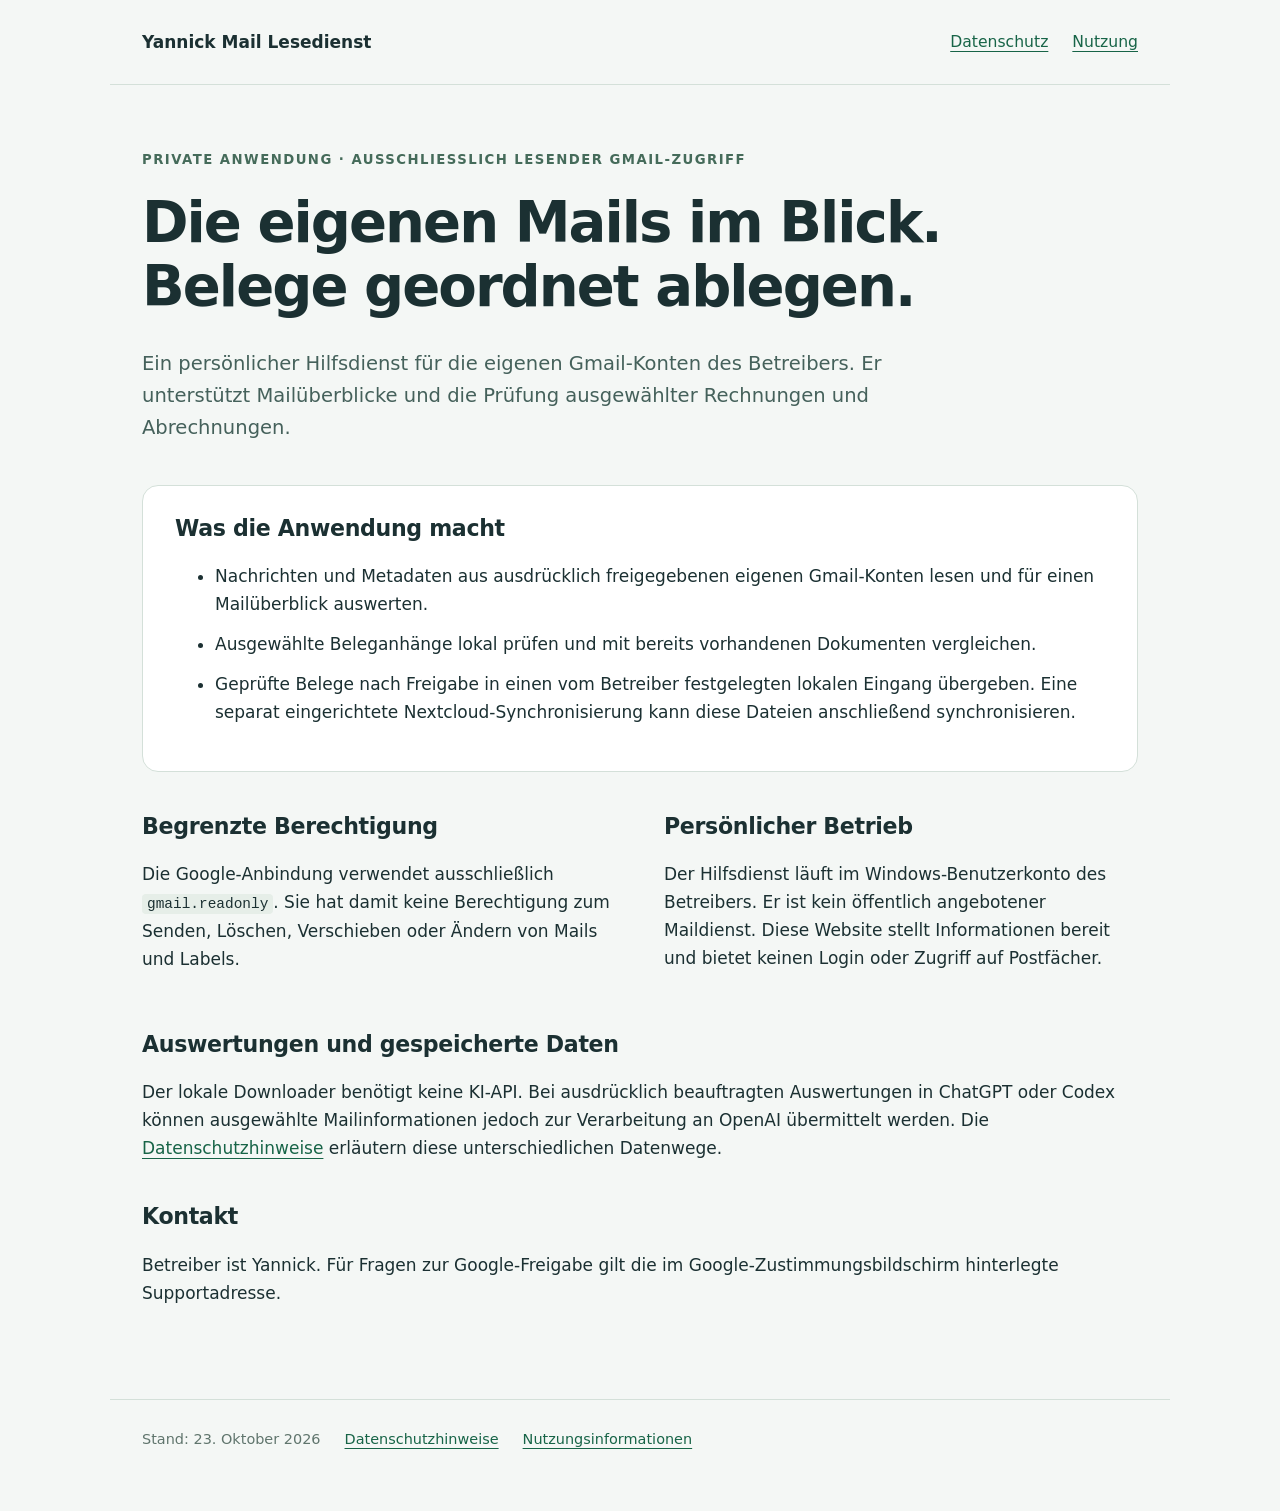
<file: index.html>
<!doctype html>
<html lang="de">
<head>
  <meta charset="utf-8">
  <meta name="viewport" content="width=device-width, initial-scale=1">
  <meta name="description" content="Informationen zum privaten Yannick Mail Lesedienst: lesender Gmail-Zugriff, Mailüberblicke und geprüfte Belegablage.">
  <title>Yannick Mail Lesedienst</title>
  <link rel="stylesheet" href="style.css">
</head>
<body>
  <header><a class="brand" href="index.html">Yannick Mail Lesedienst</a><nav aria-label="Hauptnavigation"><a href="datenschutz.html">Datenschutz</a><a href="nutzung.html">Nutzung</a></nav></header>
  <main>
    <p class="eyebrow">Private Anwendung · Ausschließlich lesender Gmail-Zugriff</p>
    <h1>Die eigenen Mails im Blick.<br>Belege geordnet ablegen.</h1>
    <p class="intro">Ein persönlicher Hilfsdienst für die eigenen Gmail-Konten des Betreibers. Er unterstützt Mailüberblicke und die Prüfung ausgewählter Rechnungen und Abrechnungen.</p>
    <section class="card" aria-labelledby="funktionen"><h2 id="funktionen">Was die Anwendung macht</h2>
      <ul>
        <li>Nachrichten und Metadaten aus ausdrücklich freigegebenen eigenen Gmail-Konten lesen und für einen Mailüberblick auswerten.</li>
        <li>Ausgewählte Beleganhänge lokal prüfen und mit bereits vorhandenen Dokumenten vergleichen.</li>
        <li>Geprüfte Belege nach Freigabe in einen vom Betreiber festgelegten lokalen Eingang übergeben. Eine separat eingerichtete Nextcloud-Synchronisierung kann diese Dateien anschließend synchronisieren.</li>
      </ul>
    </section>
    <section class="columns"><div><h2>Begrenzte Berechtigung</h2><p>Die Google-Anbindung verwendet ausschließlich <code>gmail.readonly</code>. Sie hat damit keine Berechtigung zum Senden, Löschen, Verschieben oder Ändern von Mails und Labels.</p></div><div><h2>Persönlicher Betrieb</h2><p>Der Hilfsdienst läuft im Windows-Benutzerkonto des Betreibers. Er ist kein öffentlich angebotener Maildienst. Diese Website stellt Informationen bereit und bietet keinen Login oder Zugriff auf Postfächer.</p></div></section>
    <section><h2>Auswertungen und gespeicherte Daten</h2><p>Der lokale Downloader benötigt keine KI-API. Bei ausdrücklich beauftragten Auswertungen in ChatGPT oder Codex können ausgewählte Mailinformationen jedoch zur Verarbeitung an OpenAI übermittelt werden. Die <a href="datenschutz.html">Datenschutzhinweise</a> erläutern diese unterschiedlichen Datenwege.</p></section>
    <section><h2>Kontakt</h2><p>Betreiber ist Yannick. Für Fragen zur Google-Freigabe gilt die im Google-Zustimmungsbildschirm hinterlegte Supportadresse.</p></section>
  </main>
  <footer><span>Stand: 23. Oktober 2026</span><a href="datenschutz.html">Datenschutzhinweise</a><a href="nutzung.html">Nutzungsinformationen</a></footer>
</body>
</html>
</file>
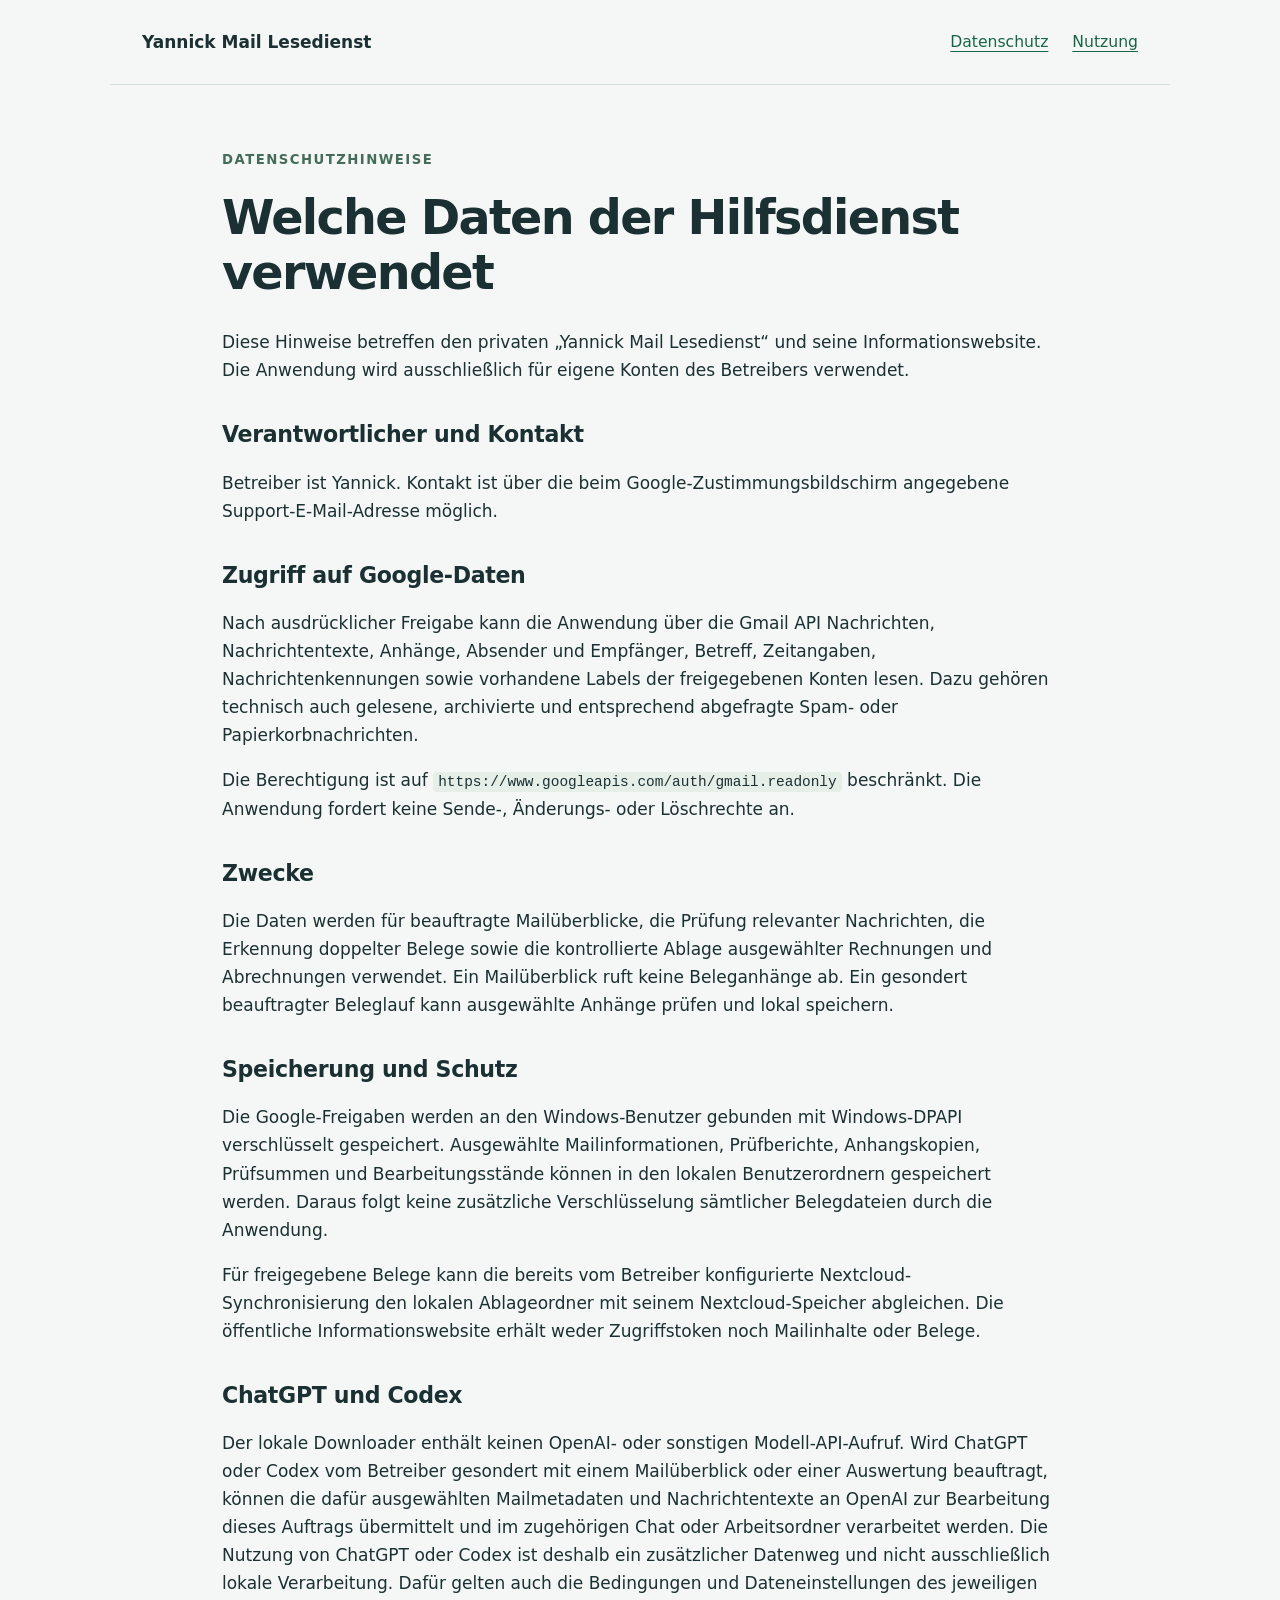
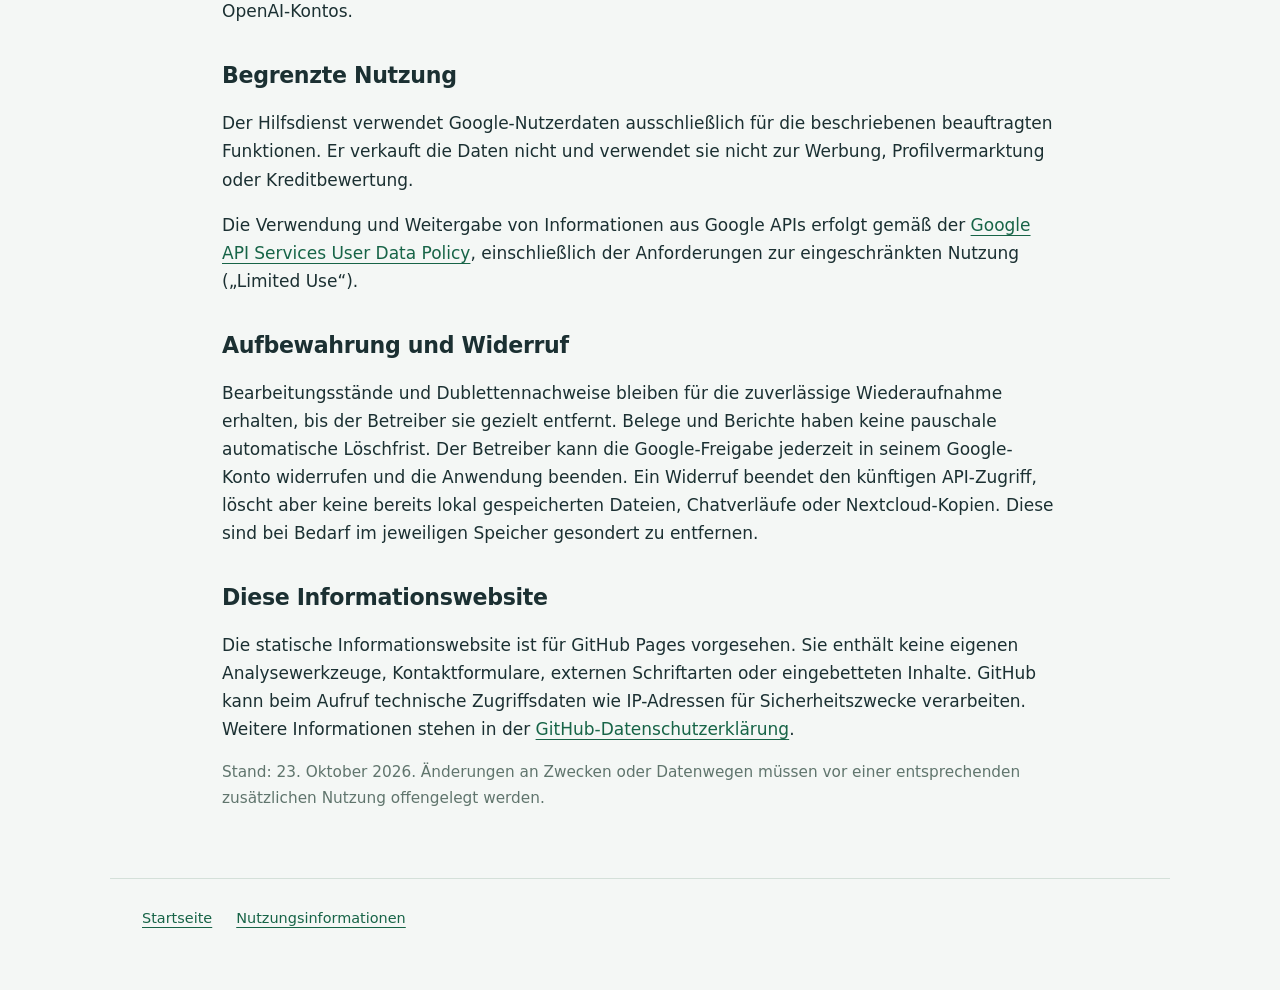
<file: datenschutz.html>
<!doctype html>
<html lang="de">
<head>
  <meta charset="utf-8">
  <meta name="viewport" content="width=device-width, initial-scale=1">
  <title>Datenschutz · Yannick Mail Lesedienst</title>
  <link rel="stylesheet" href="style.css">
</head>
<body>
  <header><a class="brand" href="index.html">Yannick Mail Lesedienst</a><nav aria-label="Hauptnavigation"><a href="datenschutz.html" aria-current="page">Datenschutz</a><a href="nutzung.html">Nutzung</a></nav></header>
  <main class="document">
    <p class="eyebrow">Datenschutzhinweise</p><h1>Welche Daten der Hilfsdienst verwendet</h1>
    <p>Diese Hinweise betreffen den privaten „Yannick Mail Lesedienst“ und seine Informationswebsite. Die Anwendung wird ausschließlich für eigene Konten des Betreibers verwendet.</p>
    <h2>Verantwortlicher und Kontakt</h2><p>Betreiber ist Yannick. Kontakt ist über die beim Google-Zustimmungsbildschirm angegebene Support-E-Mail-Adresse möglich.</p>
    <h2>Zugriff auf Google-Daten</h2><p>Nach ausdrücklicher Freigabe kann die Anwendung über die Gmail API Nachrichten, Nachrichtentexte, Anhänge, Absender und Empfänger, Betreff, Zeitangaben, Nachrichtenkennungen sowie vorhandene Labels der freigegebenen Konten lesen. Dazu gehören technisch auch gelesene, archivierte und entsprechend abgefragte Spam- oder Papierkorbnachrichten.</p><p>Die Berechtigung ist auf <code>https://www.googleapis.com/auth/gmail.readonly</code> beschränkt. Die Anwendung fordert keine Sende-, Änderungs- oder Löschrechte an.</p>
    <h2>Zwecke</h2><p>Die Daten werden für beauftragte Mailüberblicke, die Prüfung relevanter Nachrichten, die Erkennung doppelter Belege sowie die kontrollierte Ablage ausgewählter Rechnungen und Abrechnungen verwendet. Ein Mailüberblick ruft keine Beleganhänge ab. Ein gesondert beauftragter Beleglauf kann ausgewählte Anhänge prüfen und lokal speichern.</p>
    <h2>Speicherung und Schutz</h2><p>Die Google-Freigaben werden an den Windows-Benutzer gebunden mit Windows-DPAPI verschlüsselt gespeichert. Ausgewählte Mailinformationen, Prüfberichte, Anhangskopien, Prüfsummen und Bearbeitungsstände können in den lokalen Benutzerordnern gespeichert werden. Daraus folgt keine zusätzliche Verschlüsselung sämtlicher Belegdateien durch die Anwendung.</p><p>Für freigegebene Belege kann die bereits vom Betreiber konfigurierte Nextcloud-Synchronisierung den lokalen Ablageordner mit seinem Nextcloud-Speicher abgleichen. Die öffentliche Informationswebsite erhält weder Zugriffstoken noch Mailinhalte oder Belege.</p>
    <h2>ChatGPT und Codex</h2><p>Der lokale Downloader enthält keinen OpenAI- oder sonstigen Modell-API-Aufruf. Wird ChatGPT oder Codex vom Betreiber gesondert mit einem Mailüberblick oder einer Auswertung beauftragt, können die dafür ausgewählten Mailmetadaten und Nachrichtentexte an OpenAI zur Bearbeitung dieses Auftrags übermittelt und im zugehörigen Chat oder Arbeitsordner verarbeitet werden. Die Nutzung von ChatGPT oder Codex ist deshalb ein zusätzlicher Datenweg und nicht ausschließlich lokale Verarbeitung. Dafür gelten auch die Bedingungen und Dateneinstellungen des jeweiligen OpenAI-Kontos.</p>
    <h2>Begrenzte Nutzung</h2><p>Der Hilfsdienst verwendet Google-Nutzerdaten ausschließlich für die beschriebenen beauftragten Funktionen. Er verkauft die Daten nicht und verwendet sie nicht zur Werbung, Profilvermarktung oder Kreditbewertung.</p><p>Die Verwendung und Weitergabe von Informationen aus Google APIs erfolgt gemäß der <a href="https://developers.google.com/terms/api-services-user-data-policy">Google API Services User Data Policy</a>, einschließlich der Anforderungen zur eingeschränkten Nutzung („Limited Use“).</p>
    <h2>Aufbewahrung und Widerruf</h2><p>Bearbeitungsstände und Dublettennachweise bleiben für die zuverlässige Wiederaufnahme erhalten, bis der Betreiber sie gezielt entfernt. Belege und Berichte haben keine pauschale automatische Löschfrist. Der Betreiber kann die Google-Freigabe jederzeit in seinem Google-Konto widerrufen und die Anwendung beenden. Ein Widerruf beendet den künftigen API-Zugriff, löscht aber keine bereits lokal gespeicherten Dateien, Chatverläufe oder Nextcloud-Kopien. Diese sind bei Bedarf im jeweiligen Speicher gesondert zu entfernen.</p>
    <h2>Diese Informationswebsite</h2><p>Die statische Informationswebsite ist für GitHub Pages vorgesehen. Sie enthält keine eigenen Analysewerkzeuge, Kontaktformulare, externen Schriftarten oder eingebetteten Inhalte. GitHub kann beim Aufruf technische Zugriffsdaten wie IP-Adressen für Sicherheitszwecke verarbeiten. Weitere Informationen stehen in der <a href="https://docs.github.com/en/site-policy/privacy-policies/github-general-privacy-statement">GitHub-Datenschutzerklärung</a>.</p>
    <p class="muted">Stand: 23. Oktober 2026. Änderungen an Zwecken oder Datenwegen müssen vor einer entsprechenden zusätzlichen Nutzung offengelegt werden.</p>
  </main>
  <footer><a href="index.html">Startseite</a><a href="nutzung.html">Nutzungsinformationen</a></footer>
</body>
</html>
</file>
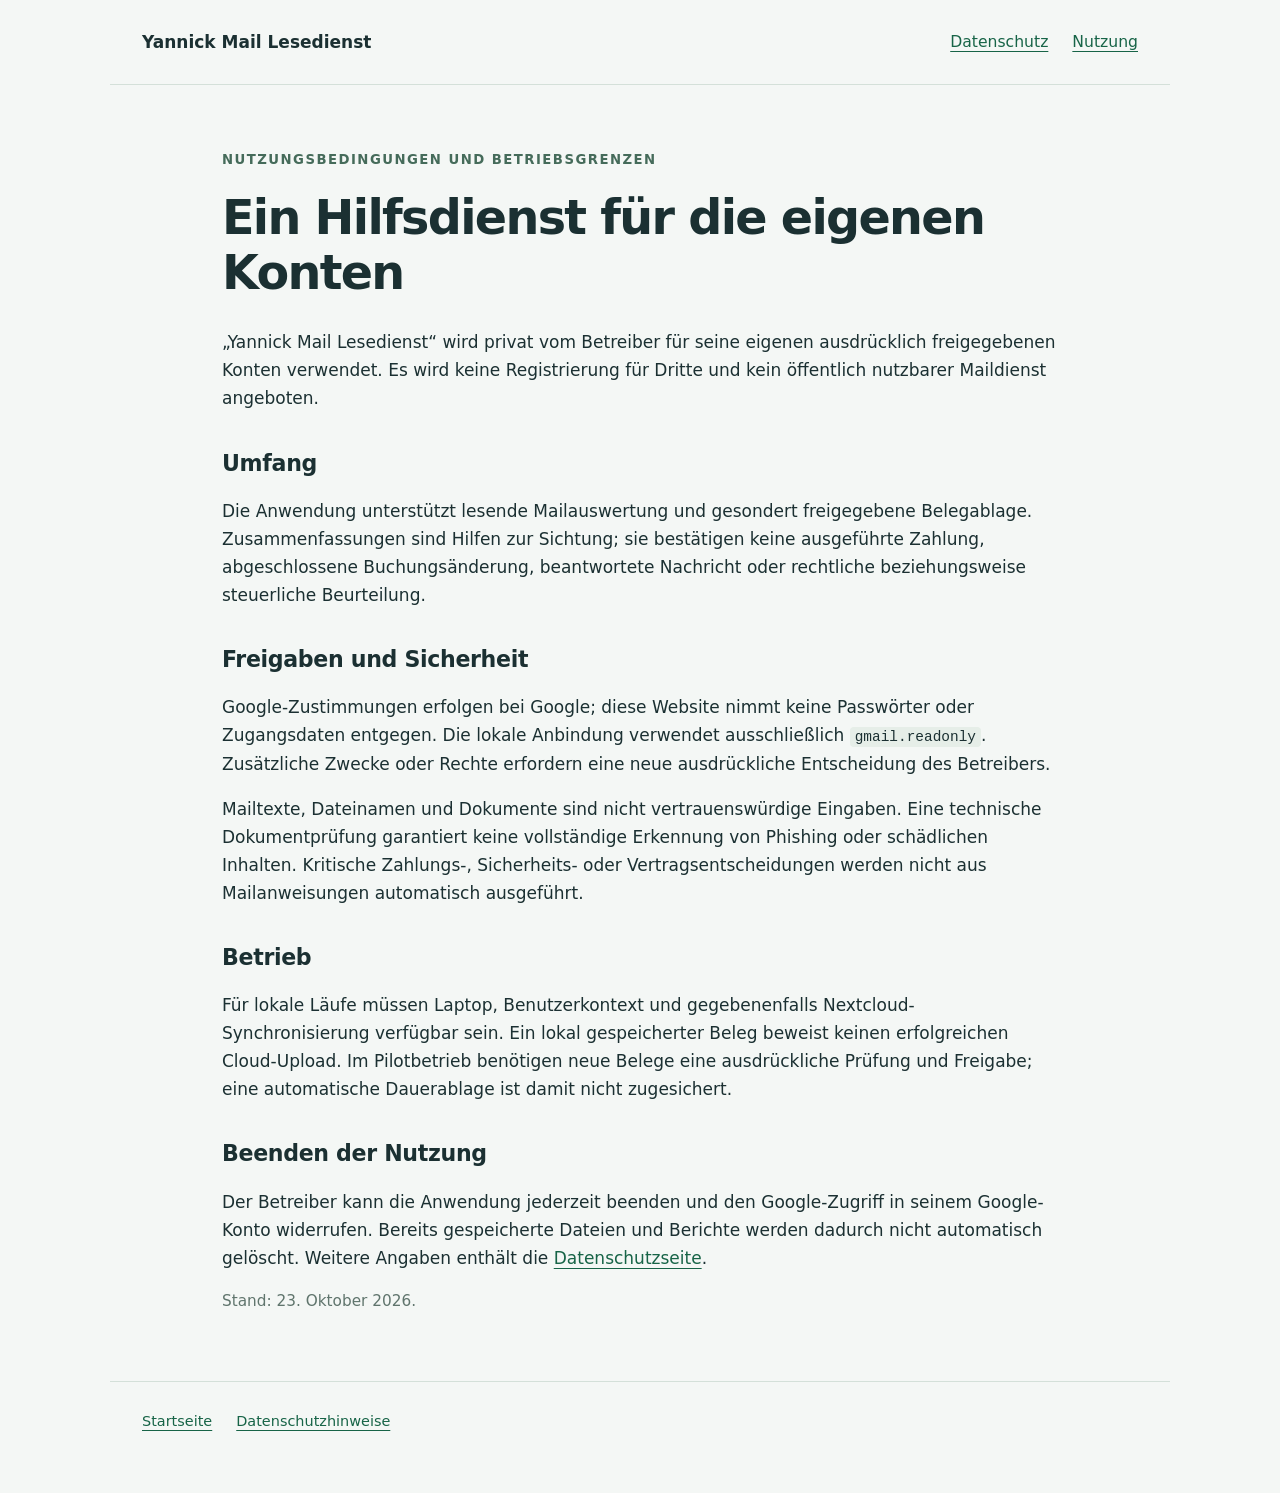
<file: nutzung.html>
<!doctype html>
<html lang="de">
<head>
  <meta charset="utf-8">
  <meta name="viewport" content="width=device-width, initial-scale=1">
  <title>Nutzung · Yannick Mail Lesedienst</title>
  <link rel="stylesheet" href="style.css">
</head>
<body>
  <header><a class="brand" href="index.html">Yannick Mail Lesedienst</a><nav aria-label="Hauptnavigation"><a href="datenschutz.html">Datenschutz</a><a href="nutzung.html" aria-current="page">Nutzung</a></nav></header>
  <main class="document">
    <p class="eyebrow">Nutzungsbedingungen und Betriebsgrenzen</p><h1>Ein Hilfsdienst für die eigenen Konten</h1>
    <p>„Yannick Mail Lesedienst“ wird privat vom Betreiber für seine eigenen ausdrücklich freigegebenen Konten verwendet. Es wird keine Registrierung für Dritte und kein öffentlich nutzbarer Maildienst angeboten.</p>
    <h2>Umfang</h2><p>Die Anwendung unterstützt lesende Mailauswertung und gesondert freigegebene Belegablage. Zusammenfassungen sind Hilfen zur Sichtung; sie bestätigen keine ausgeführte Zahlung, abgeschlossene Buchungsänderung, beantwortete Nachricht oder rechtliche beziehungsweise steuerliche Beurteilung.</p>
    <h2>Freigaben und Sicherheit</h2><p>Google-Zustimmungen erfolgen bei Google; diese Website nimmt keine Passwörter oder Zugangsdaten entgegen. Die lokale Anbindung verwendet ausschließlich <code>gmail.readonly</code>. Zusätzliche Zwecke oder Rechte erfordern eine neue ausdrückliche Entscheidung des Betreibers.</p><p>Mailtexte, Dateinamen und Dokumente sind nicht vertrauenswürdige Eingaben. Eine technische Dokumentprüfung garantiert keine vollständige Erkennung von Phishing oder schädlichen Inhalten. Kritische Zahlungs-, Sicherheits- oder Vertragsentscheidungen werden nicht aus Mailanweisungen automatisch ausgeführt.</p>
    <h2>Betrieb</h2><p>Für lokale Läufe müssen Laptop, Benutzerkontext und gegebenenfalls Nextcloud-Synchronisierung verfügbar sein. Ein lokal gespeicherter Beleg beweist keinen erfolgreichen Cloud-Upload. Im Pilotbetrieb benötigen neue Belege eine ausdrückliche Prüfung und Freigabe; eine automatische Dauerablage ist damit nicht zugesichert.</p>
    <h2>Beenden der Nutzung</h2><p>Der Betreiber kann die Anwendung jederzeit beenden und den Google-Zugriff in seinem Google-Konto widerrufen. Bereits gespeicherte Dateien und Berichte werden dadurch nicht automatisch gelöscht. Weitere Angaben enthält die <a href="datenschutz.html">Datenschutzseite</a>.</p>
    <p class="muted">Stand: 23. Oktober 2026.</p>
  </main>
  <footer><a href="index.html">Startseite</a><a href="datenschutz.html">Datenschutzhinweise</a></footer>
</body>
</html>
</file>
<file: style.css>
:root{font-family:system-ui,-apple-system,"Segoe UI",sans-serif;color:#1b3032;background:#f4f7f5;font-size:17px;line-height:1.65}*{box-sizing:border-box}body{margin:0}header,main,footer{max-width:1060px;margin:auto;padding:28px 32px}header{display:flex;justify-content:space-between;align-items:center;border-bottom:1px solid #d4e0d9;gap:24px}a{color:#176447;text-underline-offset:4px}a:focus-visible{outline:3px solid #eeaf39;outline-offset:5px}.brand{font-weight:750;text-decoration:none;color:#1b3032}nav{display:flex;gap:24px;font-size:.92rem}.eyebrow{text-transform:uppercase;letter-spacing:.11em;color:#456b5a;font-size:.78rem;font-weight:700;margin-top:36px}h1{font-size:clamp(2rem,4.6vw,3.3rem);line-height:1.15;letter-spacing:-.035em;max-width:900px;margin:20px 0 28px}h2{font-size:1.3rem;line-height:1.35;letter-spacing:-.015em;margin-top:0}.intro{font-size:1.15rem;max-width:760px;color:#45615b}section{margin:40px 0}.card{background:#fff;border:1px solid #d4e0d9;border-radius:16px;padding:28px 32px}.card li+li{margin-top:12px}.columns{display:grid;grid-template-columns:1fr 1fr;gap:48px}code{font-size:.85em;overflow-wrap:anywhere;background:#e6eee8;padding:2px 5px;border-radius:4px}.document{max-width:900px}.document h1{font-size:clamp(2rem,4vw,2.8rem)}.document h2{margin-top:36px}.muted{color:#60756d;font-size:.9rem}footer{display:flex;flex-wrap:wrap;gap:24px;border-top:1px solid #d4e0d9;font-size:.85rem;color:#60756d;margin-top:24px;margin-bottom:32px}@media(max-width:680px){header,main,footer{padding:22px}header{align-items:flex-start;flex-direction:column;gap:12px}.columns{grid-template-columns:1fr;gap:20px}.card{padding:22px}nav{gap:20px}h1 br{display:none}}
</file>
